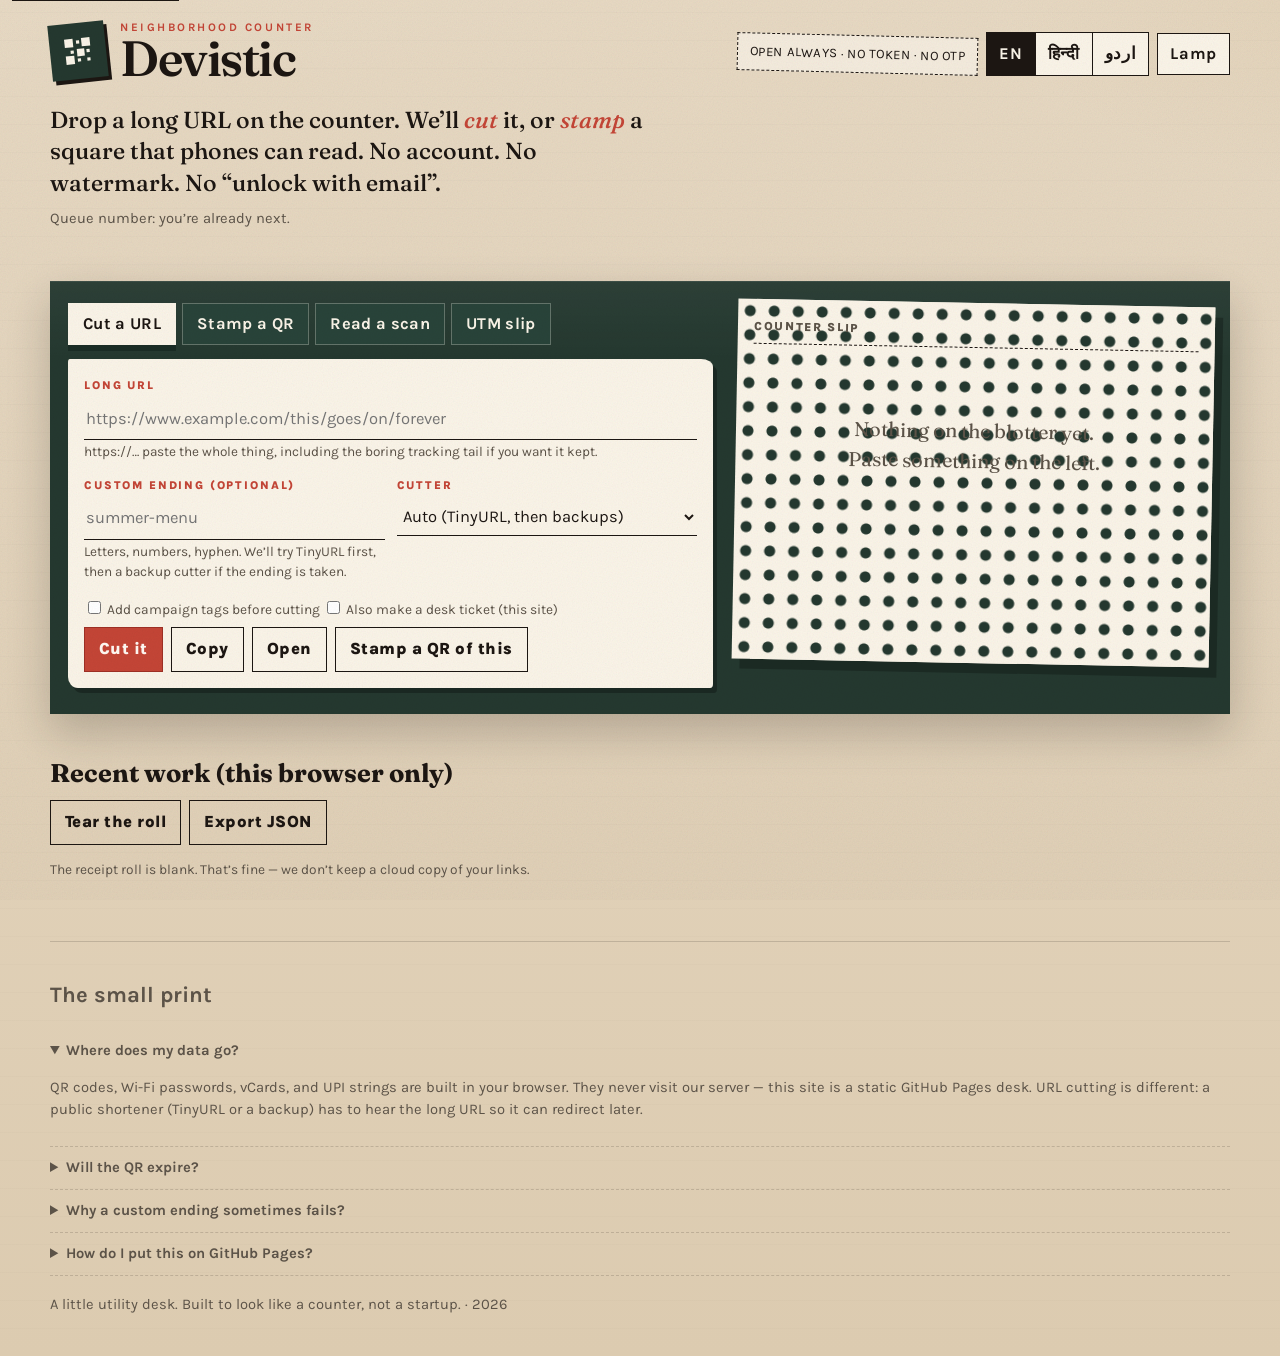
<file: index.html>
<!DOCTYPE html>
<html lang="en" data-lang="en" data-theme="day">
<head>
  <meta charset="utf-8">
  <meta name="viewport" content="width=device-width, initial-scale=1">
  <title>Devistic Counter — cut URLs, stamp QR codes</title>
  <meta name="description" content="No-signup URL shortener and QR workshop. TinyURL-style cutting, custom colors, logos, Wi-Fi, vCard, UPI. Download PNG, SVG, or JPG. Runs on GitHub Pages.">
  <meta name="theme-color" content="#24382f">
  <link rel="icon" href="./favicon.svg" type="image/svg+xml">
  <link rel="manifest" href="./manifest.webmanifest">
  <link rel="preconnect" href="https://fonts.googleapis.com">
  <link rel="preconnect" href="https://fonts.gstatic.com" crossorigin>
  <link href="https://fonts.googleapis.com/css2?family=Fraunces:ital,opsz,wght@0,9..144,500;0,9..144,600;1,9..144,500&family=IBM+Plex+Mono:wght@400;500&family=Karla:wght@400;700;800&family=Noto+Naskh+Arabic:wght@400;700&display=swap" rel="stylesheet">
  <link rel="stylesheet" href="./css/desk.css">
</head>
<body>
  <a class="skip" href="#counter">Skip to the counter</a>
  <div class="grain" aria-hidden="true"></div>

  <header class="sign wrap">
    <div class="sign-bar">
      <a class="brand" href="./">
        <span class="brand-mark" aria-hidden="true">
          <svg viewBox="0 0 64 64" fill="currentColor">
            <rect x="8" y="8" width="16" height="16"/>
            <rect x="40" y="8" width="16" height="16"/>
            <rect x="8" y="40" width="16" height="16"/>
            <rect x="30" y="12" width="6" height="6"/>
            <rect x="30" y="28" width="14" height="14"/>
            <rect x="18" y="30" width="6" height="6"/>
            <rect x="48" y="30" width="6" height="6"/>
            <rect x="30" y="46" width="6" height="6"/>
            <rect x="48" y="46" width="6" height="6"/>
          </svg>
        </span>
        <h1 class="brand-name"><span data-i="shopKicker">Neighborhood counter</span>Devistic</h1>
      </a>
      <div class="tools">
        <p class="hours" data-i="hours">Open always · No token · No OTP</p>
        <div class="lang-switch" role="group" aria-label="Language">
          <button type="button" class="lang-btn" data-set-lang="en" aria-pressed="true">EN</button>
          <button type="button" class="lang-btn" data-set-lang="hi" aria-pressed="false">हिन्दी</button>
          <button type="button" class="lang-btn" data-set-lang="ur" aria-pressed="false">اردو</button>
        </div>
        <button type="button" class="lang-btn" id="lampBtn" data-i="lamp">Lamp</button>
      </div>
    </div>
    <p class="lede" data-i="lede" data-i-html="1">Drop a long URL on the counter. We’ll <em>cut</em> it, or <em>stamp</em> a square that phones can read. No account. No watermark. No “unlock with email”.</p>
    <p class="token" data-i="token">Queue number: you’re already next.</p>
  </header>

  <main class="desk wrap" id="counter">
    <div class="desk-grid">
      <section class="counter">
        <div class="tabs" role="tablist">
          <button class="tab" type="button" role="tab" data-tab="cut" aria-selected="true" data-i="tabs.cut">Cut a URL</button>
          <button class="tab" type="button" role="tab" data-tab="stamp" aria-selected="false" data-i="tabs.stamp">Stamp a QR</button>
          <button class="tab" type="button" role="tab" data-tab="scan" aria-selected="false" data-i="tabs.scan">Read a scan</button>
          <button class="tab" type="button" role="tab" data-tab="campaign" aria-selected="false" data-i="tabs.campaign">UTM slip</button>
        </div>

        <form class="panel" id="panel-cut" autocomplete="off">
          <div class="row">
            <label>
              <span class="kicker" data-i="cut.url">Long URL</span>
              <input id="cutUrl" type="text" inputmode="url" dir="ltr" required placeholder="https://www.example.com/this/goes/on/forever">
              <span class="hint" data-i="cut.urlHint">https://… paste the whole thing.</span>
            </label>
          </div>
          <div class="row split">
            <label>
              <span class="kicker" data-i="cut.alias">Custom ending (optional)</span>
              <input id="cutAlias" type="text" maxlength="40" dir="ltr" placeholder="summer-menu">
              <span class="hint" data-i="cut.aliasHint">Letters, numbers, hyphen.</span>
            </label>
            <label>
              <span class="kicker" data-i="cut.provider">Cutter</span>
              <select id="cutProvider">
                <option value="auto" selected data-i="cut.auto">Auto (TinyURL, then backups)</option>
                <option value="tinyurl">TinyURL</option>
                <option value="isgd">is.gd</option>
                <option value="zip1">zip1.io</option>
                <option value="spoo">spoo.me</option>
                <option value="dagd">da.gd</option>
              </select>
            </label>
          </div>
          <label class="tiny">
            <input type="checkbox" id="cutUtm">
            <span data-i="cut.utmToggle">Add campaign tags before cutting</span>
          </label>
          <label class="tiny">
            <input type="checkbox" id="cutDesk">
            <span data-i="cut.desk">Also make a desk ticket (this site)</span>
          </label>
          <div class="actions">
            <button class="btn primary" id="cutBtn" type="submit" data-i="cut.submit">Cut it</button>
            <button class="btn" id="copyShort" type="button" data-i="cut.copy">Copy</button>
            <button class="btn ghost" id="openShort" type="button" data-i="cut.open">Open</button>
            <button class="btn ghost" id="stampFromCut" type="button" data-i="cut.stampToo">Stamp a QR of this</button>
          </div>
          <p class="status" id="cutStatus" hidden></p>
          <p class="short-out" id="deskOut" hidden dir="ltr"></p>
          <button class="btn ghost" id="copyDesk" type="button" hidden data-i="cut.copy">Copy</button>
        </form>

        <form class="panel" id="panel-stamp" hidden>
          <div class="row split">
            <label>
              <span class="kicker" data-i="stamp.type">What’s going in the square?</span>
              <select id="qrType"></select>
            </label>
            <label data-for="url text">
              <span class="kicker" data-i="stamp.data">Text or URL</span>
              <input id="qrData" type="text" dir="ltr" placeholder="https:// or any text">
            </label>
          </div>

          <div class="row split" data-for="wifi">
            <label>
              <span class="kicker" data-i="stamp.ssid">Network name (SSID)</span>
              <input id="wifiSsid" type="text">
            </label>
            <label>
              <span class="kicker" data-i="stamp.wifiPass">Password</span>
              <input id="wifiPass" type="text">
            </label>
            <label>
              <span class="kicker" data-i="stamp.wifiType">Security</span>
              <select id="wifiType">
                <option value="WPA">WPA/WPA2</option>
                <option value="WEP">WEP</option>
                <option value="nopass">Open</option>
              </select>
            </label>
            <label class="tiny"><input type="checkbox" id="wifiHidden"> <span data-i="stamp.hidden">Hidden network</span></label>
          </div>

          <div class="row split" data-for="vcard">
            <label><span class="kicker" data-i="stamp.fn">Full name</span><input id="vcFn" type="text"></label>
            <label><span class="kicker" data-i="stamp.org">Company</span><input id="vcOrg" type="text"></label>
            <label><span class="kicker" data-i="stamp.tel">Phone</span><input id="vcTel" type="tel"></label>
            <label><span class="kicker" data-i="stamp.mail">Email</span><input id="vcEmail" type="email"></label>
            <label><span class="kicker" data-i="stamp.site">Website</span><input id="vcUrl" type="url"></label>
          </div>

          <div class="row" data-for="email">
            <label><span class="kicker" data-i="stamp.mail">Email</span><input id="emTo" type="email"></label>
            <label><span class="kicker" data-i="stamp.subject">Subject</span><input id="emSub" type="text"></label>
            <label><span class="kicker" data-i="stamp.body">Message</span><textarea id="emBody"></textarea></label>
          </div>

          <div class="row split" data-for="sms">
            <label><span class="kicker" data-i="stamp.tel">Phone</span><input id="smsTo" type="tel"></label>
            <label><span class="kicker" data-i="stamp.body">Message</span><input id="smsBody" type="text"></label>
          </div>

          <div class="row split" data-for="whatsapp">
            <label>
              <span class="kicker" data-i="stamp.waNum">WhatsApp number</span>
              <input id="waNum" type="tel" placeholder="9198XXXXXXXX">
              <span class="hint" data-i="stamp.waNumHint">Country code, no plus.</span>
            </label>
            <label><span class="kicker" data-i="stamp.body">Message</span><input id="waBody" type="text"></label>
          </div>

          <div class="row" data-for="phone">
            <label><span class="kicker" data-i="stamp.tel">Phone</span><input id="phoneTo" type="tel"></label>
          </div>

          <div class="row split" data-for="geo">
            <label><span class="kicker" data-i="stamp.lat">Latitude</span><input id="geoLat" type="text" placeholder="19.0760"></label>
            <label><span class="kicker" data-i="stamp.lng">Longitude</span><input id="geoLng" type="text" placeholder="72.8777"></label>
          </div>

          <div class="row split" data-for="upi">
            <label><span class="kicker" data-i="stamp.pa">UPI ID</span><input id="upiPa" type="text" placeholder="name@upi"></label>
            <label><span class="kicker" data-i="stamp.pn">Payee name</span><input id="upiPn" type="text"></label>
            <label><span class="kicker" data-i="stamp.am">Amount</span><input id="upiAm" type="number" min="1" step="0.01"></label>
            <label><span class="kicker" data-i="stamp.tn">Note</span><input id="upiTn" type="text"></label>
          </div>

          <div class="row split" data-for="event">
            <label><span class="kicker" data-i="stamp.summary">Event title</span><input id="evSum" type="text"></label>
            <label><span class="kicker" data-i="stamp.when">Starts</span><input id="evStart" type="datetime-local"></label>
            <label><span class="kicker" data-i="stamp.ends">Ends</span><input id="evEnd" type="datetime-local"></label>
            <label><span class="kicker" data-i="stamp.loc">Place</span><input id="evLoc" type="text"></label>
          </div>

          <div class="row split">
            <label>
              <span class="kicker" data-i="stamp.ink">Ink</span>
              <span class="swatches"><input id="qrInk" type="color" value="#1c1612"></span>
            </label>
            <label>
              <span class="kicker" data-i="stamp.paper">Paper</span>
              <span class="swatches"><input id="qrPaper" type="color" value="#faf4e8"></span>
            </label>
            <label>
              <span class="kicker" data-i="stamp.size">Size</span>
              <span class="range">
                <input id="qrSize" type="range" min="180" max="1024" value="280">
                <span class="tiny">px</span>
              </span>
            </label>
            <label>
              <span class="kicker" data-i="stamp.dots">Module shape</span>
              <select id="qrDots">
                <option value="square">Square</option>
                <option value="rounded" selected>Rounded</option>
                <option value="dots">Dots</option>
                <option value="classy">Classy</option>
                <option value="classy-rounded">Classy rounded</option>
                <option value="extra-rounded">Extra rounded</option>
              </select>
            </label>
            <label>
              <span class="kicker" data-i="stamp.ecc">Error correction</span>
              <select id="qrEcc">
                <option value="L">L · 7%</option>
                <option value="M" selected>M · 15%</option>
                <option value="Q">Q · 25%</option>
                <option value="H">H · 30%</option>
              </select>
            </label>
            <label>
              <span class="kicker" data-i="stamp.caption">Label under the stamp</span>
              <input id="qrCaption" type="text" data-i-ph="stamp.captionPh">
            </label>
          </div>
          <div class="row">
            <label>
              <span class="kicker" data-i="stamp.logo">Center mark (logo)</span>
              <input id="qrLogo" type="file" accept="image/png,image/jpeg,image/svg+xml,image/webp">
              <span class="hint" data-i="stamp.logoHint">Keep it modest.</span>
            </label>
            <button class="btn ghost" type="button" id="clearLogo" data-i="stamp.clearLogo">Remove mark</button>
          </div>
          <p class="warn" id="contrastWarn" hidden data-i="stamp.contrast">Contrast warning</p>
          <div class="actions">
            <button class="btn primary" type="submit" data-i="stamp.submit">Stamp it</button>
            <button class="btn" type="button" id="dlPng" data-i="stamp.png">PNG</button>
            <button class="btn" type="button" id="dlSvg" data-i="stamp.svg">SVG</button>
            <button class="btn" type="button" id="dlJpg" data-i="stamp.jpg">JPG</button>
            <button class="btn ghost" type="button" id="copyImg" data-i="stamp.copyImg">Copy image</button>
            <button class="btn ghost" type="button" id="printQr" data-i="stamp.print">Print</button>
          </div>
        </form>

        <div class="panel" id="panel-scan" hidden>
          <p class="tiny" data-i="scan.pasteHint">Copy a QR, then press Ctrl+V / ⌘V anywhere on this desk.</p>
          <div class="actions">
            <button class="btn primary" type="button" id="scanStart" data-i="scan.camera">Open camera</button>
            <button class="btn" type="button" id="scanStop" hidden data-i="scan.stop">Close camera</button>
            <button class="btn" type="button" id="scanPaste" data-i="scan.paste">Paste QR</button>
          </div>
          <video id="scanVideo" class="scan-video" playsinline hidden></video>
          <img id="scanPreview" class="scan-preview" alt="" hidden>
          <div class="file-drop" id="fileDrop" style="margin-top:12px">
            <p class="kicker" data-i="scan.file">Or drop / pick a photo of a QR</p>
            <input id="scanFile" type="file" accept="image/*">
          </div>
          <p class="kicker" style="margin-top:14px" data-i="scan.result">What we read</p>
          <p class="short-out" id="scanOut" hidden dir="ltr"></p>
          <p class="status" id="scanStatus" hidden></p>
        </div>

        <div class="panel" id="panel-campaign" hidden>
          <p class="tiny" data-i="utm.intro">Tag a link for analytics, then cut or stamp it.</p>
          <div class="row">
            <label>
              <span class="kicker">URL</span>
              <input id="utmBase" type="text" inputmode="url" dir="ltr" placeholder="https://yoursite.com/offer">
            </label>
          </div>
          <p class="kicker" data-i="utm.presets">Quick slips</p>
          <div class="chips" style="margin-bottom:12px">
            <button class="chip" type="button" data-preset="instagram|social|spring-poster">Instagram</button>
            <button class="chip" type="button" data-preset="whatsapp|social|invite">WhatsApp</button>
            <button class="chip" type="button" data-preset="newsletter|email|march">Email</button>
            <button class="chip" type="button" data-preset="qr|offline|shop-window">Poster / QR</button>
            <button class="chip" type="button" data-preset="google|cpc|brand">Google ads</button>
          </div>
          <div class="row split">
            <label><span class="kicker" data-i="utm.source">utm_source</span><input id="utm_source" type="text"></label>
            <label><span class="kicker" data-i="utm.medium">utm_medium</span><input id="utm_medium" type="text"></label>
            <label><span class="kicker" data-i="utm.campaign">utm_campaign</span><input id="utm_campaign" type="text"></label>
            <label><span class="kicker" data-i="utm.content">utm_content</span><input id="utm_content" type="text"></label>
            <label><span class="kicker" data-i="utm.term">utm_term</span><input id="utm_term" type="text"></label>
          </div>
          <label>
            <span class="kicker" data-i="utm.preview">Tagged URL</span>
            <textarea id="utmPreview" readonly dir="ltr"></textarea>
          </label>
          <div class="actions">
            <button class="btn primary" type="button" id="utmApply" data-i="utm.apply">Use this on the counter</button>
          </div>
        </div>
      </section>

      <aside class="slip" aria-live="polite">
        <div class="slip-head">
          <span data-i="slip.ticket">Counter slip</span>
          <span id="shortVia"></span>
        </div>
        <p class="empty-slip" id="emptySlip" data-i="slip.empty">Nothing on the blotter yet.</p>
        <div id="qrWrap" hidden>
          <div class="qr-stage" id="qrStage"></div>
          <p class="qr-caption" id="qrCaptionOut" hidden></p>
        </div>
        <p class="short-out" id="shortOut" hidden dir="ltr"></p>
      </aside>
    </div>
  </main>

  <section class="receipts">
    <h2 data-i="history.title">Recent work (this browser only)</h2>
    <div class="actions">
      <button class="btn ghost" type="button" id="clearLog" data-i="history.clear">Tear the roll</button>
      <button class="btn ghost" type="button" id="exportLog" data-i="history.export">Export JSON</button>
    </div>
    <p class="tiny" id="historyEmpty" data-i="history.empty">The receipt roll is blank.</p>
    <ul class="receipt-list" id="receiptList"></ul>
  </section>

  <footer>
    <h2 data-i="faq.title">The small print</h2>
    <div class="faq">
      <details open>
        <summary data-i="faq.q1">Where does my data go?</summary>
        <p data-i="faq.a1"></p>
      </details>
      <details>
        <summary data-i="faq.q2">Will the QR expire?</summary>
        <p data-i="faq.a2"></p>
      </details>
      <details>
        <summary data-i="faq.q3">Why a custom ending sometimes fails?</summary>
        <p data-i="faq.a3"></p>
      </details>
      <details>
        <summary data-i="faq.q4">How do I put this on GitHub Pages?</summary>
        <p data-i="faq.a4"></p>
      </details>
    </div>
    <p style="margin-top:18px"><span data-i="footer">A little utility desk.</span> · <span id="year"></span></p>
  </footer>

  <script src="./vendor/qr-code-styling.js"></script>
  <script src="./vendor/jsQR.js"></script>
  <script src="./js/i18n.js"></script>
  <script src="./js/desk.js"></script>
</body>
</html>
</file>
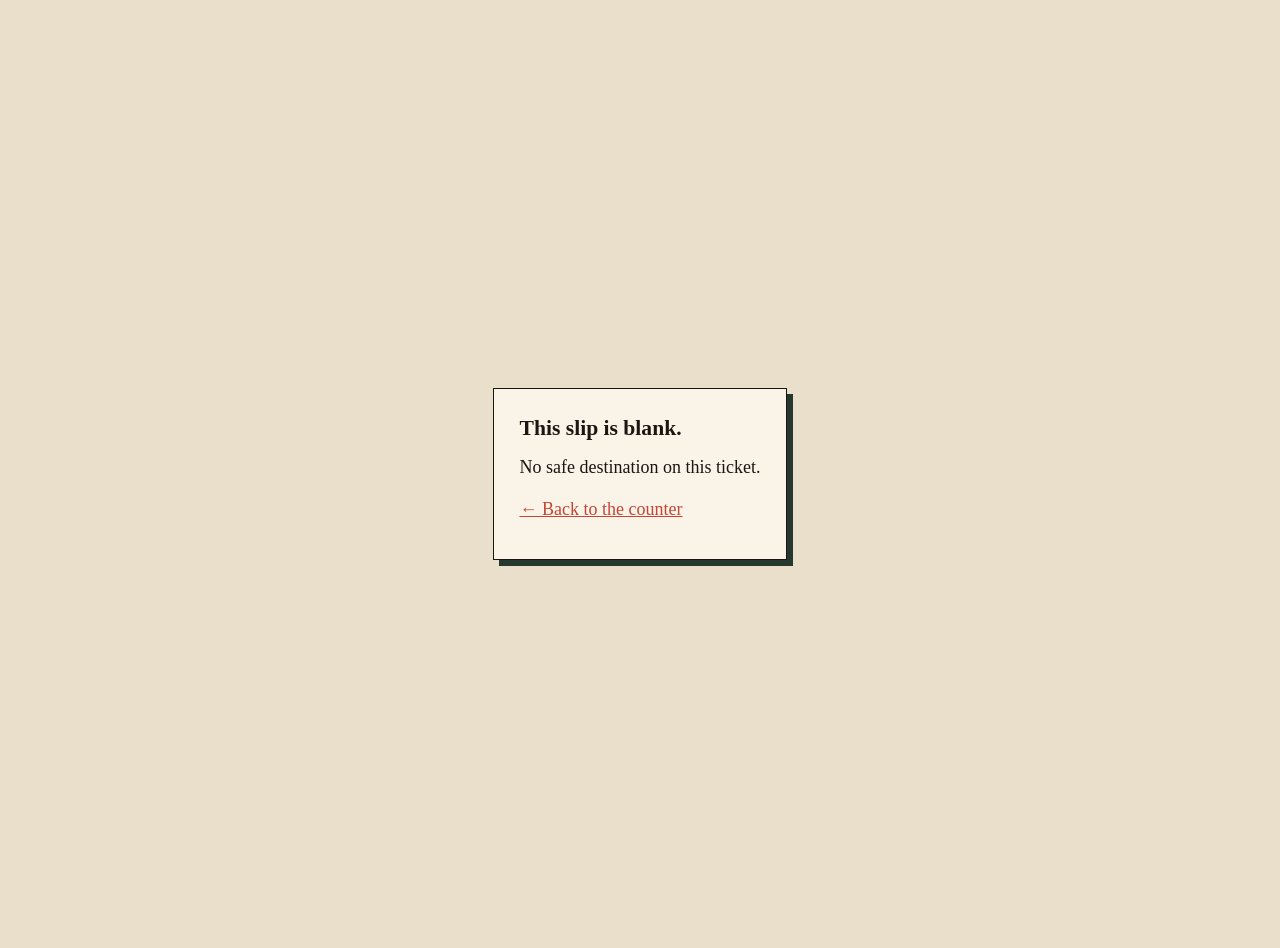
<file: go.html>
<!DOCTYPE html>
<html lang="en">
<head>
  <meta charset="utf-8">
  <meta name="viewport" content="width=device-width, initial-scale=1">
  <title>Devistic — opening the cut</title>
  <link rel="icon" href="favicon.svg" type="image/svg+xml">
  <style>
    :root { color-scheme: light; }
    body {
      margin: 0;
      min-height: 100vh;
      display: grid;
      place-items: center;
      background: #eadfcb;
      color: #1c1612;
      font: 18px/1.45 Georgia, "Times New Roman", serif;
      padding: 24px;
    }
    .card {
      max-width: 28rem;
      background: #faf4e8;
      border: 1px solid #1c1612;
      padding: 1.5rem 1.6rem 1.35rem;
      box-shadow: 6px 6px 0 #24382f;
    }
    h1 { font-size: 1.35rem; margin: 0 0 .6rem; }
    p { margin: 0 0 1rem; }
    a { color: #c44536; }
    .muted { color: #5c5348; font-size: .92rem; }
  </style>
</head>
<body>
  <main class="card" id="panel">
    <h1>Looking up the stamp…</h1>
    <p class="muted">If this hangs, the slip may be torn. Head back to the counter.</p>
    <p><a href="./">← Devistic Counter</a></p>
  </main>
  <script>
    (function () {
      var BLOCK = /^(javascript|data|vbscript|file):/i;

      function decodePayload(raw) {
        if (!raw) return "";
        raw = raw.replace(/^#/, "").replace(/^\?/, "");
        if (raw.indexOf("u=") === 0) raw = raw.slice(2);
        try { raw = decodeURIComponent(raw); } catch (e) {}
        var b64 = raw.replace(/-/g, "+").replace(/_/g, "/");
        while (b64.length % 4) b64 += "=";
        try {
          var bin = atob(b64);
          var bytes = new Uint8Array(bin.length);
          for (var i = 0; i < bin.length; i++) bytes[i] = bin.charCodeAt(i);
          return new TextDecoder().decode(bytes);
        } catch (e) {
          try { return decodeURIComponent(raw); } catch (e2) { return raw; }
        }
      }

      var hash = location.hash || "";
      var query = location.search || "";
      var dest = decodePayload(hash) || decodePayload(query);

      var panel = document.getElementById("panel");
      if (!dest || BLOCK.test(dest)) {
        panel.innerHTML = "<h1>This slip is blank.</h1><p>No safe destination on this ticket.</p><p><a href='./'>← Back to the counter</a></p>";
        return;
      }
      if (!/^[a-zA-Z][a-zA-Z0-9+.-]*:/.test(dest)) dest = "https://" + dest;
      panel.innerHTML = "<h1>Sending you through.</h1><p>If nothing happens, open it yourself:</p><p><a id='out' rel='noopener noreferrer'></a></p>";
      var a = document.getElementById("out");
      a.href = dest;
      a.textContent = dest;
      location.replace(dest);
    })();
  </script>
</body>
</html>
</file>
<file: css/desk.css>
/* Devistic Counter — a neighborhood stamp desk, not a SaaS landing page. */

:root {
  color-scheme: light;
  --plaster: #e7d9c3;
  --plaster-2: #dccbb0;
  --desk: #24382f;
  --desk-2: #1a2c25;
  --ink: #1c1612;
  --ink-soft: #5c5348;
  --stamp: #c44536;
  --stamp-2: #9e2f24;
  --paper: #faf4e8;
  --paper-2: #f3ead6;
  --brass: #c6a56e;
  --brass-2: #8d6e3c;
  --carbon: #4f7383;
  --rule: rgba(28, 22, 18, 0.16);
  --shadow: rgba(28, 22, 18, 0.22);
  --glow: rgba(250, 244, 232, 0.08);
  --font-sign: "Fraunces", "Iowan Old Style", "Palatino Linotype", Palatino, serif;
  --font-ui: "Karla", "Gill Sans", "Trebuchet MS", sans-serif;
  --font-mono: "IBM Plex Mono", "ui-monospace", "Cascadia Code", monospace;
  --radius-paper: 2px 12px 3px 10px / 3px 8px 4px 11px;
  --max: 1180px;
}

[data-theme="lamp"] {
  color-scheme: dark;
  --plaster: #161310;
  --plaster-2: #221c16;
  --desk: #0e1713;
  --desk-2: #08100d;
  --ink: #f4ead8;
  --ink-soft: #cbbba4;
  --stamp: #e15a48;
  --stamp-2: #c44536;
  --paper: #2a241c;
  --paper-2: #211c16;
  --brass: #ddc08a;
  --brass-2: #c6a56e;
  --carbon: #8eb1c0;
  --rule: rgba(244, 234, 216, 0.14);
  --shadow: rgba(0, 0, 0, 0.45);
  --glow: rgba(255, 196, 120, 0.08);
}

*,
*::before,
*::after { box-sizing: border-box; }

html { scroll-behavior: smooth; }

body {
  margin: 0;
  min-height: 100vh;
  color: var(--ink);
  font-family: var(--font-ui);
  font-size: 16.5px;
  line-height: 1.5;
  background:
    radial-gradient(1200px 500px at 10% -10%, var(--glow), transparent 50%),
    radial-gradient(900px 420px at 110% 0%, rgba(196, 165, 110, 0.12), transparent 45%),
    repeating-linear-gradient(
      0deg,
      transparent,
      transparent 27px,
      rgba(28, 22, 18, 0.03) 28px
    ),
    linear-gradient(180deg, var(--plaster), var(--plaster-2));
}

[data-theme="lamp"] body {
  background:
    radial-gradient(700px 380px at 70% 8%, rgba(255, 186, 92, 0.16), transparent 55%),
    linear-gradient(180deg, var(--plaster), var(--plaster-2));
}

img, svg { display: block; max-width: 100%; }
button, input, select, textarea { font: inherit; color: inherit; }
button { cursor: pointer; }

a {
  color: var(--stamp);
  text-decoration-thickness: 1px;
  text-underline-offset: 3px;
}

a:hover { color: var(--stamp-2); }

::selection {
  background: var(--stamp);
  color: var(--paper);
}

.grain {
  pointer-events: none;
  position: fixed;
  inset: 0;
  z-index: 8;
  opacity: 0.18;
  mix-blend-mode: multiply;
  background-image: url("data:image/svg+xml,%3Csvg xmlns='http://www.w3.org/2000/svg' width='180' height='180'%3E%3Cfilter id='n'%3E%3CfeTurbulence type='fractalNoise' baseFrequency='.8' numOctaves='4' stitchTiles='stitch'/%3E%3C/filter%3E%3Crect width='180' height='180' filter='url(%23n)' opacity='.55'/%3E%3C/svg%3E");
}

[data-theme="lamp"] .grain {
  mix-blend-mode: overlay;
  opacity: 0.22;
}

.skip {
  position: absolute;
  left: 12px;
  top: -40px;
  z-index: 20;
  background: var(--ink);
  color: var(--paper);
  padding: 8px 12px;
}
.skip:focus { top: 12px; }

.wrap {
  width: min(100% - 32px, var(--max));
  margin-inline: auto;
}

/* —— Shop sign —— */
.sign {
  position: relative;
  padding: 22px 0 8px;
}

.sign-bar {
  display: flex;
  align-items: flex-start;
  justify-content: space-between;
  gap: 16px;
  flex-wrap: wrap;
}

.brand {
  display: flex;
  gap: 14px;
  align-items: center;
  text-decoration: none;
  color: inherit;
}

.brand-mark {
  width: 56px;
  height: 56px;
  flex: none;
  background: var(--desk);
  color: var(--paper);
  display: grid;
  place-items: center;
  transform: rotate(-6deg);
  box-shadow: 3px 4px 0 var(--ink);
}

.brand-mark svg { width: 34px; height: 34px; }

.brand-name {
  font-family: var(--font-sign);
  font-size: clamp(2rem, 4vw, 3.1rem);
  font-weight: 600;
  font-optical-sizing: auto;
  letter-spacing: -0.03em;
  line-height: 0.9;
  margin: 0;
}

.brand-name span {
  display: block;
  font-family: var(--font-ui);
  font-size: 0.72rem;
  font-weight: 700;
  letter-spacing: 0.22em;
  text-transform: uppercase;
  color: var(--stamp);
  margin-bottom: 4px;
}

.hours {
  border: 1px dashed var(--ink);
  padding: 8px 12px;
  font-size: 0.82rem;
  letter-spacing: 0.04em;
  text-transform: uppercase;
  background: color-mix(in srgb, var(--paper) 70%, transparent);
  transform: rotate(1.4deg);
}

.tools {
  display: flex;
  gap: 8px;
  align-items: center;
}

.icon-btn,
.lang-btn,
.tab,
.btn {
  border: 1px solid var(--ink);
  background: var(--paper);
  min-height: 42px;
}

.icon-btn {
  width: 42px;
  display: grid;
  place-items: center;
  padding: 0;
}

.icon-btn:hover,
.lang-btn:hover { background: var(--paper-2); }

.lang-btn {
  padding: 0 12px;
  font-weight: 700;
  letter-spacing: 0.04em;
}

.lang-switch {
  display: flex;
  border: 1px solid var(--ink);
  background: var(--paper);
}

.lang-switch .lang-btn {
  border: 0;
  border-inline-end: 1px solid var(--ink);
  min-height: 42px;
  border-radius: 0;
}

.lang-switch .lang-btn:last-child { border-inline-end: 0; }

.lang-switch .lang-btn[aria-pressed="true"] {
  background: var(--ink);
  color: var(--paper);
}

html[data-lang="ur"] body,
html[data-lang="ur"] .lede,
html[data-lang="ur"] .brand-name span {
  font-family: "Noto Naskh Arabic", var(--font-ui);
}

html[data-lang="ur"] .brand-name {
  font-family: "Noto Naskh Arabic", var(--font-sign);
}

html[dir="rtl"] .hours { transform: rotate(-1.4deg); }
html[dir="rtl"] .slip { transform: rotate(-1.1deg); }
html[dir="rtl"] .brand-mark { transform: rotate(6deg); }

.scan-preview {
  display: block;
  max-width: min(100%, 220px);
  margin: 12px 0 0;
  border: 1px dashed var(--rule);
}

.lede {
  max-width: 38rem;
  margin: 18px 0 0;
  font-family: var(--font-sign);
  font-size: clamp(1.15rem, 2.2vw, 1.45rem);
  font-weight: 500;
  line-height: 1.35;
  color: var(--ink);
}

.lede em {
  font-style: italic;
  color: var(--stamp);
}

.token {
  margin-top: 10px;
  font-size: 0.92rem;
  color: var(--ink-soft);
}

/* —— Desk —— */
.desk {
  position: relative;
  margin: 28px auto 40px;
  background:
    linear-gradient(180deg, rgba(255,255,255,0.04), transparent 18%),
    var(--desk);
  color: var(--paper);
  padding: 22px 18px 26px;
  box-shadow:
    inset 0 1px 0 rgba(255,255,255,0.08),
    0 18px 40px var(--shadow);
}

.desk::before {
  content: "";
  position: absolute;
  width: 120px;
  height: 120px;
  right: 8%;
  bottom: 12%;
  border-radius: 50%;
  border: 10px solid rgba(110, 62, 32, 0.18);
  box-shadow: inset 0 0 0 7px rgba(110, 62, 32, 0.1);
  transform: rotate(-18deg);
  pointer-events: none;
}

.desk-grid {
  display: grid;
  grid-template-columns: minmax(0, 1.15fr) minmax(280px, 0.85fr);
  gap: 22px;
  align-items: start;
}

.counter,
.slip {
  position: relative;
  z-index: 1;
}

.tabs {
  display: flex;
  flex-wrap: wrap;
  gap: 6px;
  margin: 0 0 14px;
}

.tab {
  background: color-mix(in srgb, var(--desk-2) 40%, #315246);
  color: var(--paper);
  border-color: color-mix(in srgb, var(--paper) 28%, transparent);
  padding: 8px 14px;
  font-weight: 700;
  letter-spacing: 0.02em;
}

.tab[aria-selected="true"] {
  background: var(--paper);
  color: var(--ink);
  border-color: var(--paper);
  box-shadow: 0 6px 0 var(--desk-2);
}

.panel {
  background: var(--paper);
  color: var(--ink);
  border-radius: var(--radius-paper);
  padding: 18px 16px 16px;
  box-shadow: 4px 5px 0 rgba(0,0,0,0.28);
}

.panel[hidden] { display: none; }

.row {
  display: grid;
  gap: 8px;
  margin-bottom: 14px;
}

.row.split {
  grid-template-columns: 1fr 1fr;
  gap: 12px;
}

label .kicker,
.kicker {
  display: block;
  font-size: 0.72rem;
  font-weight: 800;
  letter-spacing: 0.16em;
  text-transform: uppercase;
  color: var(--stamp);
  margin-bottom: 4px;
}

label span.hint {
  display: block;
  font-size: 0.85rem;
  color: var(--ink-soft);
  margin-top: 2px;
}

input[type="text"],
input[type="url"],
input[type="email"],
input[type="tel"],
input[type="password"],
input[type="number"],
input[type="datetime-local"],
select,
textarea {
  width: 100%;
  border: 0;
  border-bottom: 1.5px solid var(--ink);
  background: transparent;
  border-radius: 0;
  padding: 8px 2px;
  outline: none;
}

textarea {
  min-height: 88px;
  resize: vertical;
  border: 1px solid var(--rule);
  background: var(--paper-2);
  padding: 10px;
}

input:focus,
select:focus,
textarea:focus {
  border-color: var(--stamp);
}

.actions {
  display: flex;
  flex-wrap: wrap;
  gap: 8px;
  margin-top: 6px;
}

.btn {
  padding: 9px 14px;
  font-weight: 800;
  letter-spacing: 0.03em;
  background: var(--paper);
}

.btn:hover { transform: translate(-1px, -1px); box-shadow: 2px 2px 0 var(--ink); }

.btn.primary {
  background: var(--stamp);
  color: #fff8f2;
  border-color: var(--stamp-2);
}

.btn.primary:hover { background: var(--stamp-2); }

.btn.ghost {
  background: transparent;
}

.btn:disabled {
  opacity: 0.5;
  cursor: not-allowed;
  transform: none;
  box-shadow: none;
}

.tiny {
  font-size: 0.86rem;
  color: var(--ink-soft);
}

.swatches {
  display: flex;
  flex-wrap: wrap;
  gap: 8px;
  align-items: center;
}

.swatches input[type="color"] {
  width: 42px;
  height: 32px;
  padding: 0;
  border: 1px solid var(--ink);
  background: var(--paper);
}

.range {
  display: flex;
  gap: 10px;
  align-items: center;
}

.range input[type="range"] { flex: 1; }

.chips {
  display: flex;
  flex-wrap: wrap;
  gap: 6px;
}

.chip {
  border: 1px solid var(--rule);
  background: var(--paper-2);
  padding: 6px 10px;
  min-height: 36px;
}

.chip[aria-pressed="true"] {
  border-color: var(--ink);
  background: var(--ink);
  color: var(--paper);
}

.warn,
.note,
.status {
  font-size: 0.9rem;
  padding: 8px 10px;
  border-left: 3px solid var(--brass);
  background: color-mix(in srgb, var(--brass) 12%, var(--paper));
  margin: 8px 0 0;
}

.warn {
  border-left-color: var(--stamp);
  background: color-mix(in srgb, var(--stamp) 12%, var(--paper));
}

.status[data-kind="ok"] {
  border-left-color: var(--desk);
  background: color-mix(in srgb, var(--desk) 12%, var(--paper));
}

[hidden],
.hidden { display: none !important; }

/* —— Paper slip / result —— */
.slip {
  background: var(--paper);
  color: var(--ink);
  padding: 18px 16px 22px;
  transform: rotate(1.1deg);
  box-shadow: 8px 10px 0 rgba(0,0,0,0.25);
  background-image:
    radial-gradient(circle at 12px 12px, var(--desk) 5px, transparent 6px),
    linear-gradient(90deg, transparent 18px, var(--paper) 18px);
  background-size: 24px 24px, 100% 100%;
  min-height: 360px;
}

.slip-head {
  display: flex;
  justify-content: space-between;
  gap: 8px;
  font-size: 0.75rem;
  letter-spacing: 0.14em;
  text-transform: uppercase;
  font-weight: 800;
  color: var(--ink-soft);
  border-bottom: 1px dashed var(--ink);
  padding-bottom: 8px;
  margin-bottom: 14px;
}

.qr-stage {
  display: grid;
  place-items: center;
  min-height: 220px;
  background:
    repeating-linear-gradient(
      -45deg,
      transparent,
      transparent 8px,
      rgba(28,22,18,0.03) 9px
    );
  border: 1px dashed var(--rule);
  padding: 12px;
}

.qr-stage canvas,
.qr-stage svg {
  max-width: min(100%, 280px);
  height: auto;
}

.qr-caption {
  margin-top: 8px;
  text-align: center;
  font-family: var(--font-sign);
  font-size: 1.05rem;
  letter-spacing: 0.18em;
  text-transform: uppercase;
}

.short-out {
  font-family: var(--font-mono);
  font-size: 0.92rem;
  word-break: break-all;
  background: var(--paper-2);
  padding: 10px;
  border: 1px solid var(--rule);
  margin: 12px 0;
}

.empty-slip {
  font-family: var(--font-sign);
  font-size: 1.25rem;
  text-align: center;
  padding: 48px 12px;
  color: var(--ink-soft);
  white-space: pre-line;
}

@media print {
  .grain, .sign, .counter, .receipts, footer, .skip { display: none !important; }
  body, .desk { background: #fff; box-shadow: none; color: #000; }
  .desk { padding: 0; margin: 0; }
  .slip { transform: none; box-shadow: none; background: #fff; }
}

/* —— Receipts —— */
.receipts {
  width: min(100% - 32px, var(--max));
  margin: 0 auto 48px;
}

.receipts h2 {
  font-family: var(--font-sign);
  font-size: 1.6rem;
  margin: 0 0 8px;
}

.receipt-list {
  list-style: none;
  margin: 12px 0 0;
  padding: 0;
  display: grid;
  gap: 8px;
}

.receipt-list li {
  display: grid;
  grid-template-columns: auto 1fr auto;
  gap: 10px;
  align-items: center;
  background: var(--paper);
  border: 1px solid var(--rule);
  padding: 10px 12px;
}

.receipt-list code {
  font-family: var(--font-mono);
  font-size: 0.82rem;
  word-break: break-all;
}

.kind-tag {
  font-size: 0.68rem;
  font-weight: 800;
  letter-spacing: 0.12em;
  text-transform: uppercase;
  background: var(--desk);
  color: var(--paper);
  padding: 3px 6px;
}

footer {
  width: min(100% - 32px, var(--max));
  margin: 0 auto 40px;
  color: var(--ink-soft);
  font-size: 0.92rem;
  border-top: 1px solid var(--rule);
  padding-top: 18px;
}

.faq details {
  border-bottom: 1px dashed var(--rule);
  padding: 10px 0;
}

.faq summary {
  cursor: pointer;
  font-weight: 700;
}

.scan-video {
  width: 100%;
  background: #111;
  aspect-ratio: 4 / 3;
  object-fit: cover;
}

.file-drop {
  border: 1.5px dashed var(--ink);
  padding: 16px;
  text-align: center;
  background: var(--paper-2);
}

@media (max-width: 860px) {
  .desk-grid { grid-template-columns: 1fr; }
  .slip { transform: none; }
  .desk::before { opacity: 0.4; width: 80px; height: 80px; }
  .row.split { grid-template-columns: 1fr; }
  .hours { transform: none; }
}

@media (prefers-reduced-motion: reduce) {
  html { scroll-behavior: auto; }
  .btn:hover { transform: none; }
  .slip, .hours, .brand-mark { transform: none; }
}
</file>
